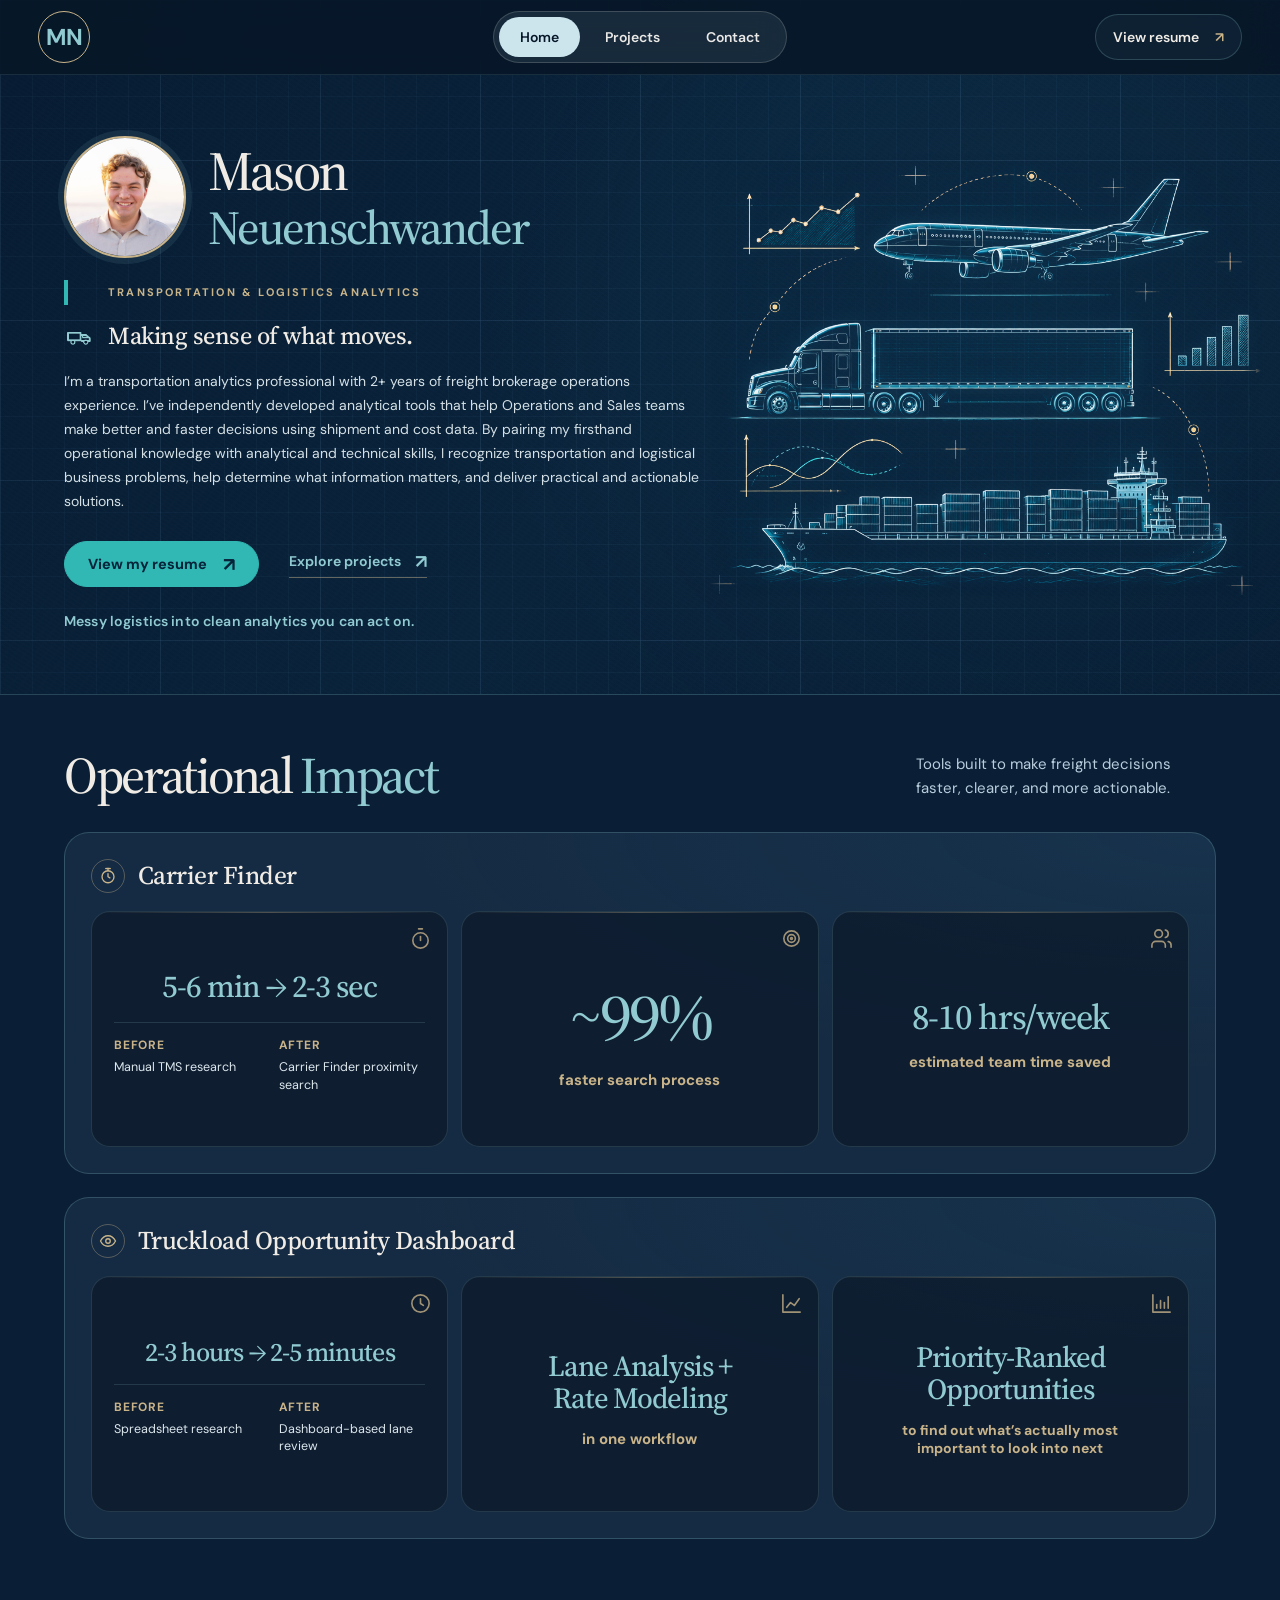
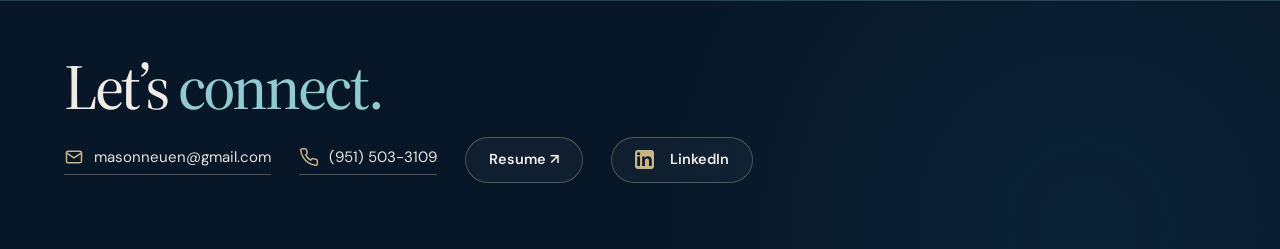
<file: index.html>
<!DOCTYPE html>

<html lang="en">
<head>
<meta charset="utf-8"/>
<meta content="width=device-width,initial-scale=1" name="viewport"/>
<title>Mason Neuenschwander | Transportation and Logistics Analytics</title>
<script>document.documentElement.classList.add('js')</script>
<meta content="Transportation and logistics analytics portfolio by Mason Neuenschwander, featuring Power BI work in carrier sourcing, margin analysis, and freight decision support." name="description"/><meta content="#071C32" name="theme-color"/><link href="https://masonneuen.com/" rel="canonical"/><link href="favicon.ico" rel="icon" sizes="any"/><link href="favicon-32.png" rel="icon" sizes="32x32" type="image/png"/><link href="apple-touch-icon.png" rel="apple-touch-icon" sizes="180x180"/><meta content="website" property="og:type"/><meta content="Mason Neuenschwander Portfolio" property="og:site_name"/><meta content="en_US" property="og:locale"/><meta content="Mason Neuenschwander | Transportation and Logistics Analytics" property="og:title"/><meta content="Transportation and logistics analytics portfolio by Mason Neuenschwander, featuring Power BI work in carrier sourcing, margin analysis, and freight decision support." property="og:description"/><meta content="https://masonneuen.com/" property="og:url"/><meta content="https://masonneuen.com/social-preview.png" property="og:image"/><meta content="1200" property="og:image:width"/><meta content="630" property="og:image:height"/><meta content="Mason Neuenschwander - Transportation and Logistics Analytics" property="og:image:alt"/><meta content="summary_large_image" name="twitter:card"/><meta content="Mason Neuenschwander | Transportation and Logistics Analytics" name="twitter:title"/><meta content="Transportation and logistics analytics portfolio by Mason Neuenschwander, featuring Power BI work in carrier sourcing, margin analysis, and freight decision support." name="twitter:description"/><meta content="https://masonneuen.com/social-preview.png" name="twitter:image"/><link href="https://fonts.googleapis.com" rel="preconnect"/>
<link crossorigin="" href="https://fonts.gstatic.com" rel="preconnect"/>
<link href="https://fonts.googleapis.com/css2?family=DM+Sans:wght@400;500;600;700&amp;family=Source+Serif+4:opsz,wght@8..60,400;8..60,500;8..60,600&amp;display=swap" rel="stylesheet"/>
<link href="styles.css" rel="stylesheet"/>
</head>
<body><a class="skip-link" href="#main-content">Skip to main content</a>
<header class="top">
<a aria-label="Mason Neuenschwander — Home" class="brand" href="index.html"><span aria-hidden="true" class="brand-monogram">MN</span><span class="brand-name">Mason <strong>Neuenschwander</strong></span></a>
<nav aria-label="Primary navigation" class="site-nav">
<a aria-current="page" href="index.html">Home</a>
<a href="projects.html">Projects</a>
<a href="#contact">Contact</a>
</nav>
<a class="header-resume" href="resume.pdf" rel="noopener" target="_blank">View resume <span aria-hidden="true">↗</span></a>
</header>
<main id="main-content">
<section class="hero" id="home-hero">
<div aria-hidden="true" class="hero-noise"></div>
<div class="hero-inner wrap">
<div class="hero-content">

<div class="name-with-photo"><img alt="Mason Neuenschwander" class="name-portrait" decoding="async" height="560" src="profile.png" width="560"/><h1>Mason <span>Neuenschwander</span></h1></div>
<p class="eyebrow"><span aria-hidden="true" class="eyebrow-mark"></span> TRANSPORTATION &amp; LOGISTICS ANALYTICS</p>
<p class="hero-tagline"><img alt="" class="tagline-icon" decoding="async" height="40" src="truck-icon-fallback.png" width="40"/><span>Making sense of what moves.</span></p>
<p class="hero-summary">I’m a transportation analytics professional with 2+ years of freight brokerage operations experience. I’ve independently developed analytical tools that help Operations and Sales teams make better and faster decisions using shipment and cost data. By pairing my firsthand operational knowledge with analytical and technical skills, I recognize transportation and logistical business problems, help determine what information matters, and deliver practical and actionable solutions.</p>
<div class="hero-actions">
<a class="btn primary" href="resume.pdf" rel="noopener" target="_blank">View my resume <span aria-hidden="true">↗</span></a>
<a class="text-link" href="projects.html">Explore projects <span aria-hidden="true">↗</span></a>
</div>
<p class="hero-signature-phrase">Messy logistics into clean analytics you can act on.</p>
</div>
<div aria-hidden="true" class="freight-visual">
<div class="blueprint-heading"><span>ENGINEERING STUDY / 001</span><span>FREIGHT BLUEPRINT</span></div>
<div class="blueprint-stage">
<span class="blueprint-target target-one"></span>
<span class="blueprint-target target-two"></span>
<img alt="" class="blueprint-truck" decoding="async" height="761" src="freight-modes-blueprint.webp" width="940"/>
</div>
<div class="blueprint-footer"><span>TRANSPORTATION / ANALYTICS</span><span class="blueprint-footer-rule"></span><span>DESIGN / 01</span></div>
</div>
</div>
</section>
<section class="wrap impact" id="impact">
<div class="section-head"><div><h2 class="section-title">Operational <span class="heading-accent">Impact</span></h2></div><p class="section-note">Tools built to make freight decisions faster, clearer, and more actionable.</p></div>
<div class="impact-group">
<div class="impact-heading">
<svg aria-hidden="true" class="lucide" viewbox="0 0 24 24"><circle cx="12" cy="13" r="8"></circle><path d="M12 9v4l2.5 1.5"></path><path d="M9 2h6"></path><path d="M12 5V2"></path></svg>
<h3>Carrier Finder</h3>
</div>
<div class="metrics">
<article class="metric-card metric-time-card"><svg aria-hidden="true" class="metric-icon lucide" viewbox="0 0 24 24"><path d="M10 2h4"></path><path d="M12 14v-4"></path><circle cx="12" cy="14" r="8"></circle></svg>
<div class="metric-value metric-time">5-6 min → 2-3 sec</div>
<div aria-label="Before and after process" class="before-after">
<div><strong>Before</strong><span>Manual TMS research</span></div>
<div><strong>After</strong><span>Carrier Finder proximity search</span></div>
</div>
</article>
<article class="metric-card metric-centered metric-99 metric-compact"><svg aria-hidden="true" class="metric-icon lucide" viewbox="0 0 24 24"><circle cx="12" cy="12" r="8"></circle><circle cx="12" cy="12" r="4"></circle><circle cx="12" cy="12" r="1"></circle></svg>
<div class="metric-value">~99%</div>
<div class="metric-label">faster search process</div>
</article>
<article class="metric-card metric-centered metric-compact"><svg aria-hidden="true" class="metric-icon lucide" viewbox="0 0 24 24"><path d="M16 21v-2a4 4 0 0 0-4-4H6a4 4 0 0 0-4 4v2"></path><circle cx="9" cy="7" r="4"></circle><path d="M22 21v-2a4 4 0 0 0-3-3.87"></path><path d="M16 3.13a4 4 0 0 1 0 7.75"></path></svg>
<div class="metric-value">8-10 hrs/week</div>
<div class="metric-label">estimated team time saved</div>
</article>
</div>
</div>
<div class="impact-group">
<div class="impact-heading">
<svg aria-hidden="true" class="lucide" viewbox="0 0 24 24"><path d="M2 12s3.5-7 10-7 10 7 10 7-3.5 7-10 7S2 12 2 12Z"></path><circle cx="12" cy="12" r="3"></circle></svg>
<h3>Truckload Opportunity Dashboard</h3>
</div>
<div class="metrics">
<article class="metric-card metric-time-card"><svg aria-hidden="true" class="metric-icon lucide" viewbox="0 0 24 24"><circle cx="12" cy="12" r="9"></circle><path d="M12 7v5l3 2"></path></svg>
<div class="metric-value metric-time metric-time-long">2-3 hours → 2-5 minutes</div>
<div aria-label="Before and after process" class="before-after">
<div><strong>Before</strong><span>Spreadsheet research</span></div>
<div><strong>After</strong><span>Dashboard-based lane review</span></div>
</div>
</article>
<article class="metric-card metric-centered metric-compact"><svg aria-hidden="true" class="metric-icon lucide" viewbox="0 0 24 24"><path d="M3 3v18h18"></path><path d="m7 16 4-5 4 3 5-7"></path></svg>
<div class="metric-value metric-text">Lane Analysis + Rate Modeling</div>
<div class="metric-label">in one workflow</div>
</article>
<article class="metric-card metric-centered priority-card metric-compact"><svg aria-hidden="true" class="metric-icon lucide" viewbox="0 0 24 24"><path d="M3 3v18h18"></path><path d="M7 17v-4"></path><path d="M11 17V9"></path><path d="M15 17v-6"></path><path d="M19 17V5"></path></svg>
<div class="metric-value metric-text">Priority-Ranked Opportunities</div>
<div class="metric-label">to find out what’s actually most important to look into next</div>
</article>
</div>
</div>
</section>
<section class="contact" id="contact">
<div class="wrap contact-inner">

<h2>Let’s <span class="heading-accent">connect.</span></h2>
<div class="contact-links">
<a class="contact-plain" href="mailto:masonneuen@gmail.com">
<svg aria-hidden="true" class="contact-icon lucide" viewbox="0 0 24 24"><rect height="14" rx="2" width="18" x="3" y="5"></rect><path d="m3 7 9 6 9-6"></path></svg>
          masonneuen@gmail.com
        </a>
<a class="contact-plain" href="tel:+19515033109">
<svg aria-hidden="true" class="contact-icon lucide" viewbox="0 0 24 24"><path d="M22 16.92v3a2 2 0 0 1-2.18 2 19.79 19.79 0 0 1-8.63-3.07 19.5 19.5 0 0 1-6-6A19.79 19.79 0 0 1 2.12 4.18 2 2 0 0 1 4.11 2h3a2 2 0 0 1 2 1.72c.12.9.33 1.78.62 2.63a2 2 0 0 1-.45 2.11L8 9.73a16 16 0 0 0 6 6l1.27-1.27a2 2 0 0 1 2.11-.45c.85.29 1.73.5 2.63.62A2 2 0 0 1 22 16.92Z"></path></svg>
          (951) 503-3109
        </a>
<a class="btn contact-resume" href="resume.pdf" rel="noopener" target="_blank">Resume ↗</a>
<a class="btn linkedin-btn" href="https://www.linkedin.com/in/mason-neuenschwander-764898257/" rel="noopener" target="_blank"><span aria-hidden="true" class="linkedin-mark">in</span> LinkedIn</a>
</div>
</div>
</section>
</main>
<script src="script.js"></script>
</body>
</html>
</file>
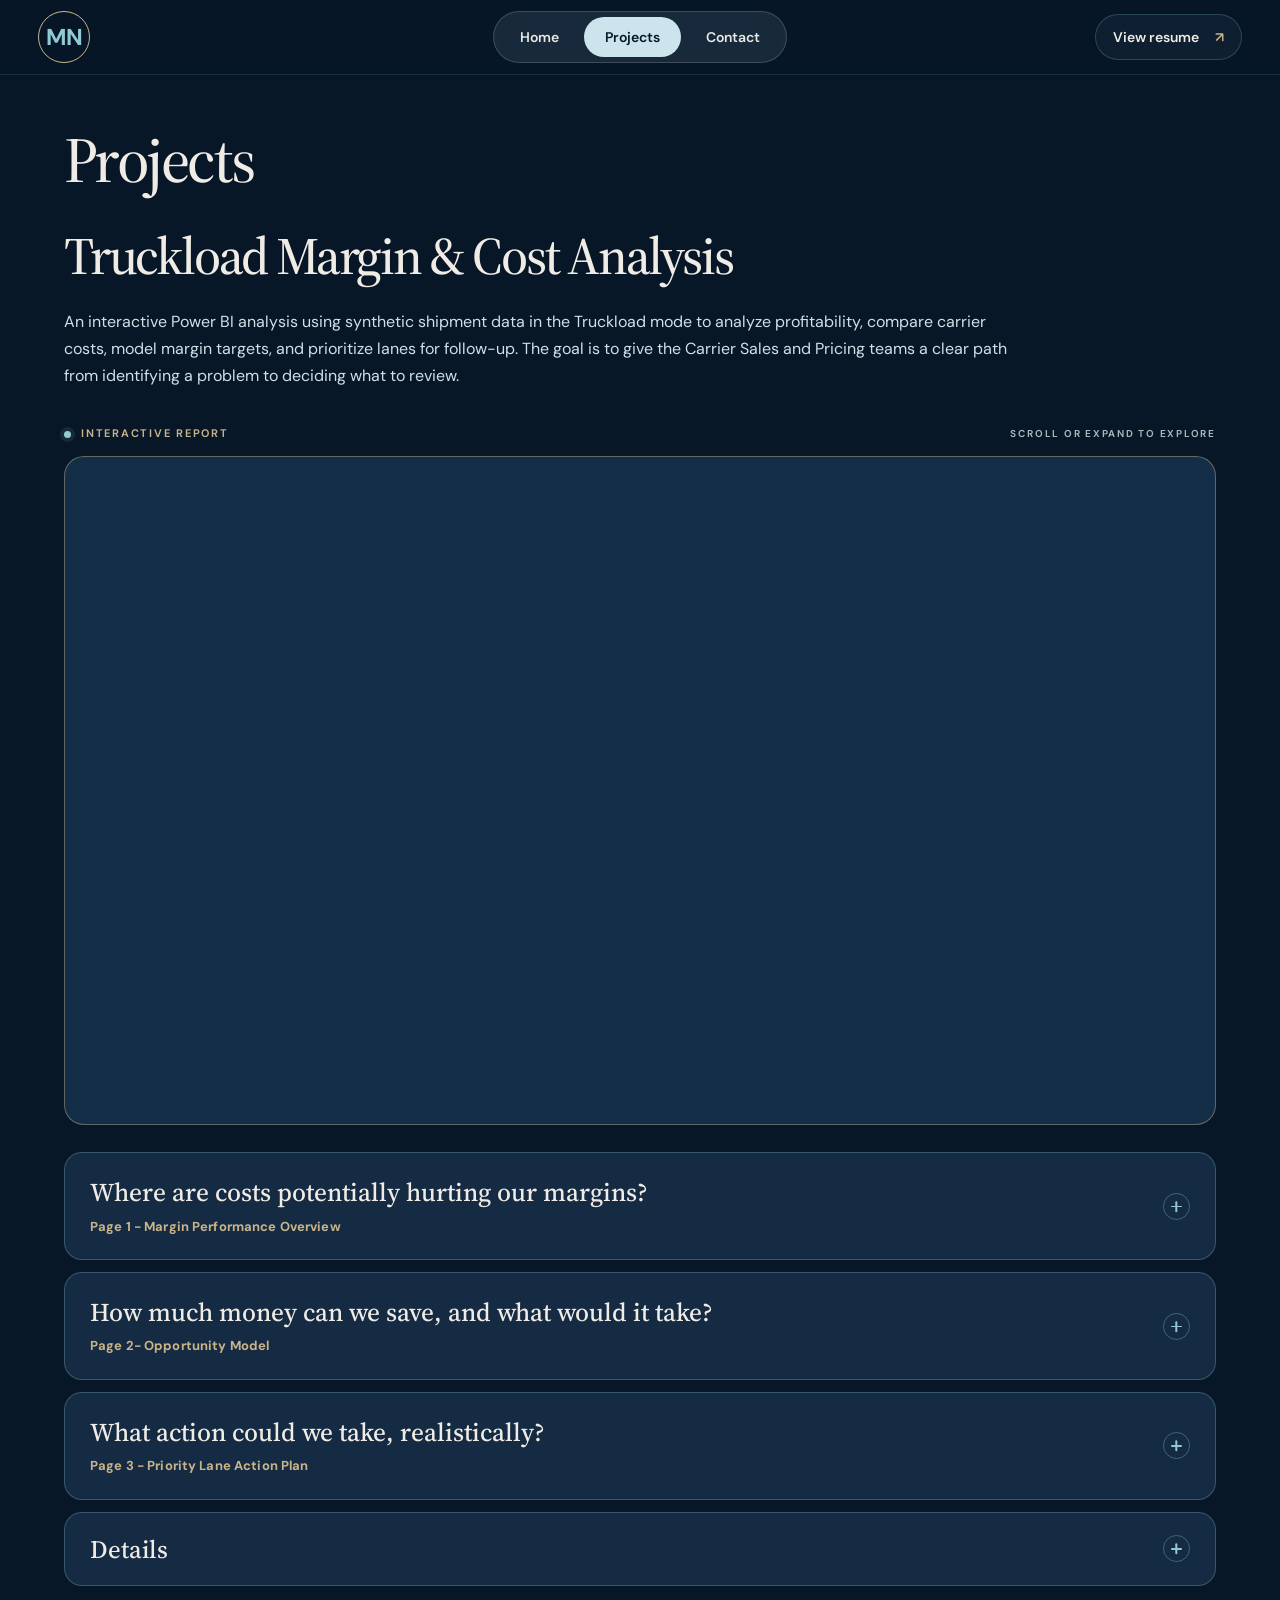
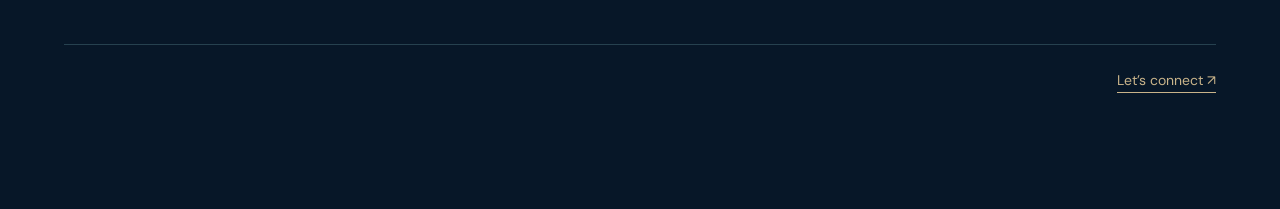
<file: projects.html>
<!DOCTYPE html>

<html lang="en">
<head>
<meta charset="utf-8"/>
<meta content="width=device-width,initial-scale=1" name="viewport"/>
<title>Projects | Mason Neuenschwander</title>
<meta content="Interactive transportation analytics projects by Mason Neuenschwander, including Power BI analysis for truckload margin, carrier costs, and lane prioritization." name="description"/><meta content="#071C32" name="theme-color"/><link href="https://masonneuen.com/projects.html" rel="canonical"/><link href="favicon.ico" rel="icon" sizes="any"/><link href="favicon-32.png" rel="icon" sizes="32x32" type="image/png"/><link href="apple-touch-icon.png" rel="apple-touch-icon" sizes="180x180"/><meta content="website" property="og:type"/><meta content="Mason Neuenschwander Portfolio" property="og:site_name"/><meta content="en_US" property="og:locale"/><meta content="Transportation Analytics Projects | Mason Neuenschwander" property="og:title"/><meta content="Interactive transportation analytics projects by Mason Neuenschwander, including Power BI analysis for truckload margin, carrier costs, and lane prioritization." property="og:description"/><meta content="https://masonneuen.com/projects.html" property="og:url"/><meta content="https://masonneuen.com/social-preview.png" property="og:image"/><meta content="1200" property="og:image:width"/><meta content="630" property="og:image:height"/><meta content="Mason Neuenschwander - Transportation and Logistics Analytics" property="og:image:alt"/><meta content="summary_large_image" name="twitter:card"/><meta content="Transportation Analytics Projects | Mason Neuenschwander" name="twitter:title"/><meta content="Interactive transportation analytics projects by Mason Neuenschwander, including Power BI analysis for truckload margin, carrier costs, and lane prioritization." name="twitter:description"/><meta content="https://masonneuen.com/social-preview.png" name="twitter:image"/><link href="https://fonts.googleapis.com" rel="preconnect"/>
<link crossorigin="" href="https://fonts.gstatic.com" rel="preconnect"/>
<link href="https://fonts.googleapis.com/css2?family=DM+Sans:wght@400;500;600;700&amp;family=Source+Serif+4:opsz,wght@8..60,400;8..60,500;8..60,600&amp;display=swap" rel="stylesheet"/>
<link href="styles.css" rel="stylesheet"/>
</head>
<body><a class="skip-link" href="#main-content">Skip to main content</a>
<header class="top">
<a aria-label="Mason Neuenschwander — Home" class="brand" href="index.html"><span aria-hidden="true" class="brand-monogram">MN</span><span class="brand-name">Mason <strong>Neuenschwander</strong></span></a>
<nav aria-label="Primary navigation" class="site-nav">
<a href="index.html">Home</a>
<a aria-current="page" href="projects.html">Projects</a>
<a href="index.html#contact">Contact</a>
</nav>
<a class="header-resume" href="resume.pdf" rel="noopener" target="_blank">View resume <span aria-hidden="true">↗</span></a>
</header>
<main class="wrap projectspage" id="main-content">
<h1 class="projects-page-title">Projects</h1><section id="truckload-report">
<h2>Truckload Margin &amp; Cost Analysis</h2>
<p class="lead">An interactive Power BI analysis using synthetic shipment data in the Truckload mode to analyze profitability, compare carrier costs, model margin targets, and prioritize lanes for follow-up. The goal is to give the Carrier Sales and Pricing teams a clear path from identifying a problem to deciding what to review.</p>
<div class="report-label"><span class="live-indicator"></span> INTERACTIVE REPORT <span>SCROLL OR EXPAND TO EXPLORE</span></div><div class="embed">
<iframe allowfullscreen="" loading="lazy" src="https://app.fabric.microsoft.com/view?r=eyJrIjoiNzM4ZDQ3ZGMtYzY0Ni00OTgzLTgyNTItOTg0MzAwYWRlNTQzIiwidCI6IjMzYmY2MTRkLTY3ZjQtNGE5YS05YmUzLTIxMzliZTQxNDIzYyJ9" title="Truckload Margin and Cost Analysis interactive Power BI report"></iframe>
</div>
<section aria-label="Truckload Margin and Cost Analysis case study" class="case-study"><div class="case-accordion"><details class="case-step"><summary><span class="step-heading"><span class="step-question">Where are costs potentially hurting our margins?</span><span class="step-subtitle">Page 1 - Margin Performance Overview</span></span><span aria-hidden="true" class="accordion-indicator"></span></summary><div class="step-answer"><p>Using weighted margin performance, teams get an overview on the weakest in the Truckload shipping mode.</p></div></details><details class="case-step"><summary><span class="step-heading"><span class="step-question">How much money can we save, and what would it take?</span><span class="step-subtitle">Page 2- Opportunity Model</span></span><span aria-hidden="true" class="accordion-indicator"></span></summary><div class="step-answer"><p>Model lanes by target margin, and see what opportunity could be recovered, and what cost would be required across the lane to get there.</p></div></details><details class="case-step"><summary><span class="step-heading"><span class="step-question">What action could we take, realistically?</span><span class="step-subtitle">Page 3 - Priority Lane Action Plan</span></span><span aria-hidden="true" class="accordion-indicator"></span></summary><div class="step-answer"><p>Ranks lanes by margin and opportunity. Low margin lanes and lanes with  opportunity are ranked first.</p><p>Opportunity is simply the extra cost spent above the median price on that lane. It’s called Median Benchmark Opportunity in the report, as it treats the median as the benchmark.</p><p>Teams could use the median cost on the lane and the lane’s shipment volume as leverage to get the more expensive carriers down to a reasonable rate. This approach to opportunity creates a conservative yet feasible achievement for pricing and sales teams.</p></div></details><details class="case-details-outer"><summary><span>Details</span><span aria-hidden="true" class="accordion-indicator"></span></summary><div class="case-details-inner"><details class="case-detail-item"><summary><span class="detail-label"><svg aria-hidden="true" class="detail-icon lucide" viewbox="0 0 24 24"><path d="M3 3v18h18"></path><path d="M7 17v-4"></path><path d="M11 17V9"></path><path d="M15 17v-6"></path><path d="M19 17V5"></path></svg><span>Priority Rankings</span></span><span aria-hidden="true" class="accordion-indicator"></span></summary><div class="detail-answer"><ul class="priority-list"><li><strong>High Priority: </strong>Underperforming lanes (below 11% margin) or low-margin lanes (below 15.5%) with significant opportunity ($900+).</li><li><strong>Medium Priority: </strong>Lanes with moderate margin pressure (below 18%) with meaningful opportunity and above-benchmark loads ($350+, 5+ loads), or lanes below 19% margin with substantial opportunity ($750+).</li><li><strong>Low Priority: </strong>Remaining lanes with opportunity.</li><li><strong>No Action: </strong>Lanes with no opportunity.</li></ul></div></details><details class="case-detail-item"><summary><span class="detail-label"><svg aria-hidden="true" class="detail-icon lucide" viewbox="0 0 24 24"><rect height="16" rx="2" width="18" x="3" y="4"></rect><path d="M7 16v-3M11 16v-6M15 16v-4M19 16v-8"></path></svg><span>Tools</span></span><span aria-hidden="true" class="accordion-indicator"></span></summary><div class="detail-answer"><p>Project was built in Power BI using DAX and Power Query, using entirely synthetic data to model transportation patterns to support the analysis.</p></div></details></div></details></div></section>
</section>
<div class="project-footer"><a href="index.html#contact">Let’s connect ↗</a></div>
</main>
<script src="script.js"></script>
</body>
</html>
</file>
<file: styles.css>
/* Mason Neuenschwander — Freight Blueprint Portfolio */
:root {
  --bg:#0a1f35; --night:#071728; --night-2:#122b45;
  --panel:#152b43; --panel-2:#1a3651; --panel-3:#254662;
  --ink:#f0ece5; --muted:#c7d5df; --subtle:#9bb9c9;
  --teal:#91cbd1; --teal-deep:#476d91;
  --gold:#c9b48a; --aqua:#32b8b4; --blueprint:#476d91;
  --line:rgba(145,203,209,.23); --line-cool:rgba(145,203,209,.17);
  --wrap:min(90vw,1270px);
  --serif:"Fraunces",Georgia,"Times New Roman",serif;
  --sans:"Bricolage Grotesque",ui-sans-serif,system-ui,-apple-system,"Segoe UI",sans-serif;
}
*{box-sizing:border-box}
html{scroll-behavior:smooth;background:var(--bg);scroll-padding-top:105px}
body{margin:0;min-width:320px;color:var(--ink);background:var(--bg);font-family:var(--sans);font-size:17px;line-height:1.6;-webkit-font-smoothing:antialiased}
a{color:inherit;text-decoration:none}
img{max-width:100%;height:auto;display:block}
.wrap{width:var(--wrap);margin-inline:auto}
button,a,summary{-webkit-tap-highlight-color:transparent}
::selection{background:var(--teal);color:var(--night)}
.skip-link{position:fixed;z-index:200;top:12px;left:12px;transform:translateY(-180%);background:var(--gold);color:var(--night);padding:10px 16px;border-radius:12px;font-weight:700;transition:transform .16s}
.skip-link:focus{transform:translateY(0)}
a:focus-visible,summary:focus-visible,iframe:focus-visible{outline:3px solid #f1bd84;outline-offset:5px;border-radius:7px}

/* Top navigation: floating light-glass pills */
.top{position:absolute;top:0;left:0;right:0;width:min(94vw,1400px);margin:auto;z-index:30;padding:25px 0;display:grid;grid-template-columns:minmax(230px,1fr) auto minmax(150px,1fr);align-items:center;gap:20px}
.brand{display:inline-flex;align-items:center;gap:13px;width:max-content;max-width:100%;font-size:16px;font-weight:500;letter-spacing:-.025em}
.brand strong{font-weight:700}
.brand-monogram{position:relative;display:inline-flex;justify-content:center;align-items:center;width:49px;height:49px;border:1px solid rgba(201,180,138,.75);border-radius:50%;color:var(--gold);font:500 16px var(--serif);letter-spacing:-.08em;flex:0 0 auto;line-height:1}
.brand-star{position:relative;top:-5px;font:12px var(--sans);letter-spacing:0;color:var(--aqua);margin:0 1px}
.brand-name{white-space:nowrap}
.site-nav{display:flex;gap:4px;align-items:center;padding:5px;background:rgba(176,221,231,.10);border:1px solid rgba(243,232,219,.18);border-radius:50px;backdrop-filter:blur(16px)}
.site-nav a{padding:9px 21px;color:#e9e8e6;border-radius:30px;font-size:14px;font-weight:600;transition:background .18s,color .18s}
.site-nav a:hover,.site-nav a[aria-current="page"]{background:#cce5ed;color:var(--night)}
.header-resume{justify-self:end;display:inline-flex;align-items:center;gap:16px;border:1px solid var(--line);border-radius:30px;padding:11px 17px;color:var(--ink);font-size:14px;font-weight:600;background:rgba(145,203,209,.055);transition:background .18s,transform .18s}
.header-resume span{color:var(--gold)}
.header-resume:hover{background:rgba(145,203,209,.15);transform:translateY(-1px)}

/* Refined freight-network hero. Procedural CSS/SVG only. */
.hero{position:relative;isolation:isolate;min-height:770px;overflow:hidden;background:radial-gradient(ellipse 50% 90% at 88% 41%,rgba(28,93,145,.26),transparent 76%),radial-gradient(ellipse 60% 60% at 35% 0%,rgba(22,60,98,.22),transparent 80%),linear-gradient(124deg,#07182d 3%,#0a2744 56%,#0a243c 100%);border-bottom:1px solid var(--line)}
.hero::before{content:"";position:absolute;inset:0;background-image:linear-gradient(rgba(145,203,209,.022) 1px,transparent 1px),linear-gradient(90deg,rgba(145,203,209,.022) 1px,transparent 1px);background-size:72px 72px;opacity:.5;pointer-events:none}
.hero-noise{position:absolute;inset:0;opacity:.12;pointer-events:none;background-image:repeating-linear-gradient(32deg,transparent 0 2px,rgba(241,232,220,.055) 3px,transparent 4px),repeating-linear-gradient(128deg,transparent 0 5px,rgba(17,27,44,.22) 6px,transparent 8px);mix-blend-mode:screen}
.hero-inner{position:relative;display:grid;grid-template-columns:minmax(0,1.06fr) minmax(0,.94fr);align-items:center;min-height:715px;padding-top:139px;padding-bottom:74px;z-index:1}
.hero-content{position:relative;z-index:5;padding-bottom:8px;max-width:625px}
.eyebrow{margin:0 0 24px;color:var(--gold);font-weight:700;font-size:11px;line-height:1.5;letter-spacing:.20em}
.eyebrow-mark{display:inline-block;color:var(--aqua);font-size:20px;vertical-align:middle;margin-right:10px;letter-spacing:0}
.hero h1{margin:0 0 23px;line-height:.98;letter-spacing:-.055em;font-family:var(--serif);font-size:clamp(54px,5.15vw,82px);font-weight:500}
.hero h1 span{display:block;margin-top:9px;font-weight:500;font-style:normal;color:var(--teal);font-size:.89em;letter-spacing:-.05em}
.hero-rule{width:min(100%,460px);display:flex;align-items:center;gap:16px;color:var(--gold);font-size:13px;margin-bottom:20px}
.hero-rule span:first-child{height:1px;flex:1;background:linear-gradient(90deg,var(--gold),rgba(201,180,138,.08))}
.hero-rule span:last-child{height:1px;flex:1;background:linear-gradient(90deg,rgba(201,180,138,.08),var(--gold))}
.hero-tagline{font:500 clamp(19px,2vw,28px)/1.26 var(--serif);letter-spacing:-.02em;color:#dce9e9;margin:0 0 18px;max-width:560px}
.hero-summary{color:#d4e0e5;max-width:605px;font-size:clamp(14px,1.07vw,16.5px);line-height:1.72;margin:0}
.hero-actions{display:flex;align-items:center;gap:30px;flex-wrap:wrap;margin-top:28px}
.btn{min-height:46px;border:1px solid rgba(201,180,138,.36);border-radius:50px;padding:11px 23px;display:inline-flex;align-items:center;justify-content:center;gap:16px;color:var(--ink);background:rgba(255,255,255,.035);font:600 14.5px/1.3 var(--sans);transition:transform .18s,background .18s,border-color .18s}
.btn:hover{transform:translateY(-1px);background:rgba(201,180,138,.14);border-color:var(--gold)}
.btn.primary{background:var(--aqua);color:#052339;border-color:var(--aqua);font-weight:700}
.btn.primary:hover{background:#5ad0cb;border-color:#5ad0cb}
.text-link{display:inline-flex;align-items:center;gap:14px;color:var(--teal);font-size:14px;font-weight:650;border-bottom:1px solid rgba(201,180,138,.48);padding-bottom:4px;transition:color .18s,transform .18s}
.text-link:hover{color:#cef4ef;transform:translateY(-1px)}
.text-link span,.btn span{font-size:19px;line-height:1}
.hero-signature{display:flex;align-items:center;gap:15px;margin-top:40px}
.portrait{width:53px;height:53px;object-fit:cover;border-radius:100%;border:2px solid var(--gold);box-shadow:0 0 0 5px rgba(201,180,138,.08)}
.hero-signature strong,.hero-signature span{display:block;font-size:12.5px;line-height:1.6}
.hero-signature strong{color:var(--ink);font-weight:700}
.hero-signature span{color:#b8d0df}
.hero-bottom-rule{position:relative;z-index:3;width:min(95vw,1430px);margin:0 auto;display:flex;justify-content:space-between;align-items:center;border-top:1px solid rgba(201,180,138,.20);padding:16px 2.5%;font-size:10px;letter-spacing:.19em;color:#b3ccda}
.rule-center{color:var(--teal)}

/* Refined freight blueprint — custom authored SVG technical illustration */

.freight-visual{position:absolute;right:-2.4%;top:153px;width:51%;height:495px;border:1px solid rgba(145,203,209,.26);border-radius:23px;overflow:hidden;background:linear-gradient(155deg,#122b45,#0d2137 68%,#12283d);box-shadow:0 30px 65px rgba(4,11,23,.28);pointer-events:none}
.blueprint-heading,.blueprint-footer{position:absolute;left:0;right:0;z-index:5;display:flex;align-items:center;justify-content:space-between;gap:12px;padding-inline:24px;letter-spacing:.15em;font-size:10px;font-weight:700;color:var(--gold)}
.blueprint-heading{top:0;height:55px;border-bottom:1px solid rgba(145,203,209,.19)}
.blueprint-heading span:last-child{color:var(--teal)}
.blueprint-footer{bottom:0;height:47px;border-top:1px solid rgba(145,203,209,.18);font-size:9px;letter-spacing:.13em}
.blueprint-footer-rule{height:1px;flex:1;background:linear-gradient(90deg,var(--blueprint),rgba(145,203,209,.45))}
.blueprint-stage{position:absolute;inset:55px 0 47px;overflow:hidden;background-image:linear-gradient(rgba(145,203,209,.055) 1px,transparent 1px),linear-gradient(90deg,rgba(145,203,209,.055) 1px,transparent 1px);background-size:34px 34px}
.blueprint-stage::before{content:"";position:absolute;inset:0;background:radial-gradient(ellipse at 55% 53%,rgba(70,109,145,.17),transparent 72%);pointer-events:none}
.blueprint-truck{position:absolute;inset:0;width:100%;height:100%;object-fit:contain;filter:drop-shadow(0 0 9px rgba(71,109,145,.17));animation:blueprintEnter 1.1s ease-out both}
.blueprint-target{position:absolute;width:19px;height:19px;border:1px solid rgba(145,203,209,.38);border-radius:50%;opacity:.67}
.blueprint-target::after,.blueprint-target::before{content:"";position:absolute;background:rgba(145,203,209,.56)}
.blueprint-target::after{width:27px;height:1px;left:-5px;top:8px}
.blueprint-target::before{height:27px;width:1px;top:-5px;left:8px}
.target-one{left:11%;top:17%}.target-two{right:10%;bottom:19%}
@keyframes blueprintEnter{from{opacity:0;transform:translateY(10px)}to{opacity:1;transform:translateY(0)}}

/* Section introductions */
.impact{padding:92px 0 95px}
.section-head{display:flex;align-items:end;justify-content:space-between;gap:30px;margin-bottom:38px}
.section-eyebrow{margin:0 0 13px;color:var(--aqua);font-size:11px;letter-spacing:.19em}
.section-title{margin:0;font:500 clamp(40px,4vw,62px)/1.12 var(--serif);letter-spacing:-.045em}
.section-title em,.contact h2 em,.projects-intro h1 em,.gateway-content h2 em,#truckload-report>h2 em{font-style:italic;font-weight:400;color:var(--teal)}
.section-note{max-width:300px;margin:0 0 5px;color:#b9cddd;font-size:15px;line-height:1.6}
.impact-group{padding:29px;border:1px solid var(--line);border-radius:25px;background:radial-gradient(ellipse at right top,rgba(37,103,148,.12),transparent 50%),var(--panel);position:relative;overflow:hidden}
.impact-group::before{content:none;position:absolute;right:23px;top:-5px;font-size:110px;font-weight:400;line-height:1;color:rgba(201,180,138,.035);pointer-events:none}
.impact-group + .impact-group{margin-top:23px}
.impact-heading{display:flex;align-items:center;gap:13px;margin-bottom:21px}
.impact-heading .lucide{width:34px;height:34px;padding:7px;flex:0 0 auto;border:1px solid rgba(201,180,138,.36);border-radius:50%;color:var(--gold)}
.impact-heading h3{margin:0;font:500 clamp(21px,2vw,28px)/1.2 var(--serif);letter-spacing:-.02em;color:var(--ink)}
.metrics{display:grid;grid-template-columns:repeat(3,minmax(0,1fr));gap:15px;align-items:stretch}
.metric-card{background:rgba(12,23,38,.64);border:1px solid var(--line-cool);border-radius:19px;min-width:0;min-height:208px;padding:24px;display:flex;flex-direction:column;position:relative;overflow:hidden}
.metric-card::before{content:"";position:absolute;top:0;left:0;right:0;height:1px;background:linear-gradient(90deg,transparent,rgba(201,180,138,.34),transparent)}
.metric-icon{position:absolute;right:19px;top:20px;width:27px;height:27px;color:var(--gold);opacity:.65;pointer-events:none}
.metric-value{font:500 clamp(31px,2.65vw,46px)/1.05 var(--serif);color:var(--teal);letter-spacing:-.045em;padding-right:19px;overflow-wrap:anywhere}
.metric-time{font-size:clamp(28px,2.4vw,41px)}
.metric-time-long{font-size:clamp(25px,2.16vw,37px)}
.metric-text{font-size:clamp(25px,2vw,33px);line-height:1.1}
.metric-99 .metric-value{font-size:clamp(54px,4.2vw,69px)}
.metric-label{font-size:14px;line-height:1.35;color:var(--gold);font-weight:700;margin-top:10px}
.metric-body,.metric-card>p{font-size:14px;line-height:1.55;margin:11px 0 0;color:#d2d5d4}
.before-after{display:grid;grid-template-columns:1fr 1fr;gap:13px;margin-top:auto;padding-top:24px}
.before-after>div{border-top:1px solid var(--line);padding-top:11px}
.before-after strong{display:block;font-size:11px;line-height:1.25;font-weight:700;text-transform:uppercase;letter-spacing:.13em;color:var(--gold);margin-bottom:6px}
.before-after span{display:block;font-size:13px;color:#d0e0e9;line-height:1.4}
.priority-card .metric-label{font-size:13px}
.js .metric-card.reveal-ready{opacity:0;transform:translateY(16px);transition:opacity .6s ease,transform .6s ease}
.js .metric-card.reveal-ready.is-visible{opacity:1;transform:translateY(0)}

/* Featured work teaser */
.work-gateway{margin-bottom:115px;border:1px solid rgba(201,180,138,.37);border-radius:28px;background:radial-gradient(ellipse at 75% 60%,rgba(37,103,148,.21),transparent 60%),#192c3e;position:relative;overflow:hidden}
.gateway-kicker{display:flex;justify-content:space-between;align-items:center;padding:20px 32px;border-bottom:1px solid var(--line);font-size:11px;letter-spacing:.16em;color:var(--gold)}
.gateway-kicker span:last-child{font-size:18px;color:var(--aqua)}
.gateway-content{display:grid;grid-template-columns:1.2fr .8fr;align-items:center;gap:20px;padding:40px 54px 48px}
.gateway-content>div:first-child{max-width:640px}
.gateway-label{font-size:11px;letter-spacing:.18em;color:var(--teal);font-weight:700}
.gateway-content h2{font:500 clamp(36px,3.6vw,57px)/1.14 var(--serif);margin:15px 0;letter-spacing:-.04em}
.gateway-content p:not(.gateway-label){max-width:520px;color:#d3e1e8;line-height:1.62;margin:0 0 23px;font-size:15.5px}
/* Selected-work data trail, replacing orbital decorations. */
.gateway-graphic{min-height:290px;position:relative;display:grid;place-items:center;background-image:linear-gradient(90deg,rgba(145,203,209,.035) 1px,transparent 1px),linear-gradient(rgba(145,203,209,.035) 1px,transparent 1px);background-size:30px 30px;border-radius:14px}
.gateway-graphic::before{content:"";position:absolute;left:7%;right:5%;top:49%;height:2px;background:linear-gradient(90deg,var(--aqua),var(--teal));transform:rotate(-17deg)}
.gateway-ring{width:77%;height:1px;background:rgba(145,203,209,.3);transform:rotate(22deg)}
.gateway-ring.inner{width:65%;height:1px;background:rgba(201,180,138,.25);transform:rotate(-43deg)}
.gateway-node{position:absolute;width:14px;height:14px;border-radius:4px;background:var(--aqua);border:2px solid var(--gold)}
.gateway-node.one{top:30%;left:18%}.gateway-node.two{bottom:26%;left:51%;background:var(--teal)}.gateway-node.three{top:30%;right:12%;background:var(--teal)}
.gateway-line{height:1px;position:absolute;width:60px;background:rgba(201,180,138,.35)}.gateway-line.first{transform:translate(-86px,15px) rotate(-17deg)}.gateway-line.second{transform:translate(80px,-12px) rotate(-17deg)}
.gateway-center{min-width:150px;height:78px;border:1px solid rgba(201,180,138,.45);border-radius:13px;background:#173a56;display:flex;flex-direction:column;justify-content:center;align-items:center;color:var(--gold);font:500 32px/1 var(--serif);z-index:2;box-shadow:0 13px 30px rgba(5,14,25,.28)}
.gateway-center small{font:600 8px var(--sans);letter-spacing:.1em;margin-top:8px;color:var(--teal)}

/* Contact: rich dark section */
.contact{position:relative;padding:90px 0 102px;border-top:1px solid var(--line);background:radial-gradient(circle at 85% 90%,rgba(37,103,148,.13),transparent 40%),var(--night)}
.contact::before{content:none;position:absolute;right:9%;top:1px;font-size:210px;line-height:1;color:rgba(201,180,138,.045);pointer-events:none}
.contact-inner{position:relative;z-index:1}
.contact h2{font:500 clamp(45px,5vw,76px)/1.1 var(--serif);letter-spacing:-.045em;margin:0 0 15px}
.contact-intro{max-width:610px;margin:0 0 33px;color:#cadbe4;font-size:16px}
.contact-links{display:flex;align-items:center;gap:14px 28px;flex-wrap:wrap}
.contact-plain{display:inline-flex;align-items:center;gap:10px;color:#e6e2dc;font-size:15px;border-bottom:1px solid rgba(201,180,138,.38);padding-bottom:5px}
.contact-plain:hover{color:var(--teal)}
.contact-icon{width:20px;height:20px;color:var(--gold)}
.linkedin-mark{display:inline-flex;align-items:center;justify-content:center;width:19px;height:19px;font:800 14px/1 var(--sans);border-radius:3px;background:var(--gold);color:var(--night)}
.lucide{fill:none;stroke:currentColor;stroke-width:1.8;stroke-linecap:round;stroke-linejoin:round}

/* Projects */
body:has(.projectspage){background:var(--night)}
body:has(.projectspage) .top,body:has(.not-found) .top{position:relative;background:#0b2138;padding-top:18px;padding-bottom:18px;width:100%;padding-inline:max(calc((100vw - 1400px)/2),3vw);border-bottom:1px solid var(--line)}
.projectspage{padding:82px 0 116px}
.projects-intro{padding-bottom:16px}
.projects-intro h1{font:500 clamp(54px,5.7vw,88px)/1.06 var(--serif);letter-spacing:-.052em;margin:0 0 14px}
.projects-intro>p:last-child{color:#c6d7df;font-size:17px;line-height:1.6;margin:0}
.project-index-layout{position:relative;display:grid;grid-template-columns:1.1fr .9fr;align-items:center;gap:30px;min-height:260px;margin:20px 0 63px;padding:36px;border:1px solid var(--line);border-radius:25px;background:radial-gradient(ellipse at 85% 50%,rgba(37,103,148,.24),transparent 52%),var(--panel);overflow:hidden}
.project-index{align-self:center;z-index:2}
.project-index::before{content:"IN THIS PORTFOLIO";display:block;color:var(--gold);font-size:11px;letter-spacing:.18em;font-weight:700;margin-bottom:21px}
.project-index a{display:flex;justify-content:space-between;align-items:center;gap:15px;width:100%;max-width:555px;border-bottom:1px solid rgba(201,180,138,.50);padding-bottom:17px;color:var(--ink);font:500 clamp(23px,2.4vw,34px)/1.3 var(--serif);letter-spacing:-.025em}
.project-index a:hover{color:var(--teal)}
.project-index a span{color:var(--aqua);font:500 25px var(--sans)}
.project-index-art{min-height:215px;display:flex;justify-content:center;align-items:center}
/* Project index: freight-lane diagram instead of concentric circles. */
.project-route-circle{width:280px;height:185px;border:1px solid rgba(201,180,138,.28);border-radius:18px;position:relative;display:grid;place-items:center;overflow:hidden;background-image:linear-gradient(90deg,rgba(145,203,209,.06) 1px,transparent 1px),linear-gradient(rgba(145,203,209,.06) 1px,transparent 1px);background-size:27px 27px}
.project-route-circle::before{content:"";position:absolute;width:240px;height:2px;background:linear-gradient(90deg,var(--aqua),var(--teal));transform:rotate(-28deg)}
.project-route-circle::after{content:"";position:absolute;top:19px;right:18px;width:34px;height:24px;border-top:1px solid rgba(201,180,138,.35);border-right:1px solid rgba(201,180,138,.35)}
.project-route-circle i{position:absolute;height:1px;width:75%;background:rgba(201,180,138,.24);transform:rotate(18deg)}
.project-route-circle i:nth-child(2){transform:rotate(-48deg)}
.project-route-circle i:nth-child(3){transform:rotate(73deg)}
.project-route-circle strong{font:600 11px var(--sans);letter-spacing:.10em;color:var(--gold);background:#193a57;border:1px solid rgba(201,180,138,.55);padding:12px 16px;border-radius:9px;z-index:2;white-space:nowrap}
.project-route-circle strong span{color:var(--aqua)}
.r-dots{position:absolute;z-index:2;width:11px;height:11px;border-radius:3px;border:2px solid var(--gold);background:var(--aqua)}.r-dots.dot-a{left:7%;top:70%}.r-dots.dot-b{top:17%;left:54%;background:var(--teal)}.r-dots.dot-c{bottom:12%;right:11%;background:var(--teal)}
#truckload-report{scroll-margin-top:30px}
#truckload-report>h2{font:500 clamp(39px,4.1vw,62px)/1.11 var(--serif);letter-spacing:-.042em;margin:0 0 22px;max-width:1000px}
.lead{max-width:960px;margin:0 0 36px;color:#d0e0e9;font-size:16px;line-height:1.7}
.report-label{display:flex;align-items:center;gap:10px;font-size:11px;letter-spacing:.16em;font-weight:650;color:var(--gold);margin:0 0 13px}
.report-label>span:last-child{margin-left:auto;color:#a7b9bb;font-size:10px}
.live-indicator{height:7px;width:7px;border-radius:50%;background:var(--teal);box-shadow:0 0 0 4px rgba(145,203,209,.1)}
.embed{width:100%;aspect-ratio:16/9.3;min-height:300px;border:1px solid rgba(201,180,138,.43);background:#142e47;border-radius:20px;overflow:hidden;margin:0 0 27px}
.embed iframe{display:block;width:100%;height:100%;border:0}
.case{background:var(--panel);border:1px solid rgba(201,180,138,.30);border-radius:23px;overflow:hidden}
.case>summary{cursor:pointer;display:flex;align-items:center;justify-content:space-between;gap:16px;list-style:none;padding:23px 29px;font-size:13px;letter-spacing:.12em;color:var(--gold);font-weight:750}
.case>summary::-webkit-details-marker,.description summary::-webkit-details-marker,.priority-level summary::-webkit-details-marker{display:none}
.case>summary:hover{background:rgba(201,180,138,.05)}
.case>summary .expand{color:var(--teal);font-size:13px;letter-spacing:0;white-space:nowrap}
.case[open]>summary{border-bottom:1px solid var(--line)}
.case-content{padding:33px 35px 40px}
.case-question{font:500 clamp(26px,3vw,44px)/1.22 var(--serif);letter-spacing:-.03em;max-width:950px;margin:0 0 27px}
.description{border-top:1px solid var(--line)}.description:last-of-type{border-bottom:1px solid var(--line)}
.description summary{list-style:none;display:flex;align-items:center;justify-content:space-between;gap:18px;cursor:pointer;padding:21px 0;font-size:clamp(17px,1.5vw,20px);font-weight:650;line-height:1.4}
.description summary:hover{color:var(--teal)}
.description summary span{color:var(--gold);font-weight:600;font-size:12px;white-space:nowrap}
.description p{font-size:15.5px;line-height:1.68;color:#d7d8d5;margin:0 0 25px;max-width:990px}
.method-grid{display:grid;grid-template-columns:repeat(2,minmax(0,1fr));gap:18px;margin-top:34px;align-items:stretch}
.method{border-radius:19px;padding:25px;background:rgba(9,22,35,.50);border:1px solid var(--line-cool);min-width:0}
.method h3{display:flex;align-items:center;gap:13px;color:var(--gold);font:500 clamp(19px,1.6vw,24px)/1.3 var(--serif);margin:0 0 19px}
.method-icon{width:42px;height:42px;border:1px solid var(--line);border-radius:50%;display:inline-flex;align-items:center;justify-content:center;color:var(--teal);flex:0 0 auto}
.method-icon svg{width:21px;height:21px}
.method>p{color:#d7d8d6;line-height:1.62;font-size:15px;margin:0}
.method>.priority-subtitle{margin:0 0 14px;color:#c7cccb}
.priority-accordion{border-top:1px solid var(--line)}
.priority-level{border-bottom:1px solid var(--line)}
.priority-level summary{display:flex;align-items:center;justify-content:space-between;gap:12px;list-style:none;cursor:pointer;padding:13px 0;font-size:14px;font-weight:650}
.priority-level summary:hover{color:var(--teal)}
.chevron{color:var(--gold);font-size:21px;line-height:1;transition:transform .18s ease}
.priority-level[open] .chevron{transform:rotate(180deg)}
.priority-level p{font-size:14px;line-height:1.62;color:#d6d8d6;margin:0 0 14px}
.supporting-notes{display:grid;grid-template-columns:repeat(2,minmax(0,1fr));gap:26px;margin-top:30px;padding-top:30px;border-top:1px solid var(--line)}
.support-note h3{display:flex;align-items:center;gap:10px;font:500 20px var(--serif);color:var(--gold);margin:0 0 12px}
.note-icon{display:inline-flex;align-items:center;justify-content:center;width:27px;height:27px;color:var(--teal)}
.note-icon svg{width:23px;height:23px}
.support-note p{color:#d1d5d3;margin:0;line-height:1.64;font-size:14.5px}
.project-footer{display:flex;justify-content:space-between;gap:20px;align-items:center;border-top:1px solid var(--line);padding-top:24px;margin-top:58px;color:var(--gold);font-size:11px;letter-spacing:.13em}
.project-footer a{font-size:14px;letter-spacing:normal;border-bottom:1px solid var(--gold)}

/* 404 */
.not-found{min-height:65vh;display:flex;flex-direction:column;justify-content:center;align-items:flex-start;padding-top:110px;padding-bottom:130px}
.not-found .error-code{color:var(--aqua);font-size:12px;letter-spacing:.2em;font-weight:700;margin:0 0 13px}
.not-found h1{font:500 clamp(50px,5vw,77px) var(--serif);letter-spacing:-.05em;margin:0 0 10px}
.not-found>p:not(.error-code){max-width:580px;color:#ccd0cf}
.error-actions{display:flex;gap:12px;margin-top:15px}

/* Responsive */
@media (min-width:1550px){.hero-inner{min-height:755px}.freight-visual{right:0;top:170px}.hero{min-height:810px}}
@media (max-width:1240px){
  :root{--wrap:min(92vw,1160px)}
  .top{grid-template-columns:minmax(230px,1fr) auto minmax(118px,1fr);gap:12px}
  .brand-name{font-size:14px}
  .hero-inner{grid-template-columns:1.08fr .92fr}
  .freight-visual{right:-5%;width:54%;top:171px}
  .hero h1{font-size:clamp(48px,5.25vw,71px)}
  .hero-summary{font-size:14.5px;max-width:560px}
  .metric-card{padding:20px}
}
@media (max-width:990px){
  .top{grid-template-columns:auto 1fr auto;width:94vw;padding-block:16px}
  .brand-name{display:none}
  .header-resume{font-size:13px;padding:9px 14px}
  .hero-inner{grid-template-columns:1fr;align-items:start;padding-top:155px;padding-bottom:66px;min-height:790px}
  .hero-content{max-width:610px}
  .hero-summary{max-width:525px}
  .freight-visual{right:-20%;top:182px;width:61%;height:465px;opacity:.39}
  .hero h1{font-size:clamp(59px,7vw,76px)}
  .hero-content::before{content:"";position:absolute;inset:-12px -10px;z-index:-1;background:linear-gradient(90deg,rgba(13,24,40,.88) 64%,transparent)}
  .section-head{align-items:start}
  .metrics{grid-template-columns:repeat(2,minmax(0,1fr))}
  .metrics .metric-card:nth-child(3){grid-column:1/-1}
  .method-grid{grid-template-columns:1fr}
}
@media (max-width:700px){
  :root{--wrap:calc(100% - 34px)}
  .top{grid-template-columns:auto 1fr;gap:13px;padding-top:14px}
  .brand-monogram{width:43px;height:43px}
  .site-nav{justify-self:end;padding:4px}
  .site-nav a{font-size:12px;padding:9px 13px}
  .header-resume{grid-column:1/-1;justify-self:end;padding:6px 12px;min-height:34px;font-size:11px}
  .hero{min-height:0}
  .hero-inner{min-height:0;padding-top:180px;padding-bottom:80px}
  .hero h1{font-size:clamp(39px,8.6vw,59px);max-width:100%}
  .hero h1 span{font-size:.94em}
  .eyebrow{font-size:9px;letter-spacing:.14em;margin-bottom:18px}
  .hero-rule{margin-bottom:16px}
  .hero-summary{font-size:14.5px;line-height:1.68}
  .freight-visual{right:-25%;top:225px;width:85%;height:330px;opacity:.18}
  .hero-content::before{background:linear-gradient(90deg,rgba(7,24,45,.96),rgba(7,24,45,.78));inset:-14px}
  .hero-actions{gap:17px;margin-top:24px}
  .hero-signature{margin-top:30px}
  .hero-bottom-rule{padding-inline:2%;font-size:8px}.rule-center{display:none}
  .impact{padding:62px 0 68px}
  .section-head{display:block;margin-bottom:26px}.section-note{max-width:500px;margin-top:14px}
  .section-title{font-size:42px}
  .impact-group{padding:19px;border-radius:20px}
  .metrics{grid-template-columns:1fr}
  .metrics .metric-card:nth-child(3){grid-column:auto}
  .metric-card{min-height:175px;padding:22px}
  .metric-value{font-size:42px}.metric-time{font-size:34px}.metric-time-long{font-size:30px}.metric-text{font-size:30px}
  .before-after{padding-top:15px}
  .work-gateway{margin-bottom:70px}
  .gateway-content{grid-template-columns:1fr;padding:28px 24px 33px}
  .gateway-graphic{display:none}
  .gateway-kicker{padding:17px 24px}
  .contact{padding:65px 0 78px}
  .contact h2{font-size:53px}
  .projectspage{padding:58px 0 80px}
  .projects-intro h1{font-size:58px}
  .project-index-layout{grid-template-columns:1fr;min-height:160px;padding:27px;margin-bottom:43px}
  .project-index-art{display:none}
  #truckload-report>h2{font-size:41px}
  .embed{aspect-ratio:1.1;min-height:340px}
  .report-label>span:last-child{display:none}
  .case>summary{padding:20px;font-size:11px;letter-spacing:.06em}
  .case-content{padding:25px 20px}
  .case-question{font-size:30px}
  .method-grid,.supporting-notes{grid-template-columns:1fr}
  .project-footer{flex-direction:column;align-items:flex-start}
}
@media (max-width:420px){
  :root{--wrap:calc(100% - 26px)}
  .top{width:calc(100% - 24px)}
  .site-nav a{padding-inline:9px;font-size:11px}
  .hero h1{font-size:clamp(36px,9vw,43px)}
  .hero h1 span{letter-spacing:-.065em}
  .hero-actions{align-items:flex-start;flex-direction:column}
  .hero-signature span{font-size:11px}
  .hero-bottom-rule span:last-child{font-size:7px}
  .impact-heading h3{font-size:20px}
  .metric-time-long{font-size:28px}
  .before-after{grid-template-columns:1fr}
  .contact-links{align-items:flex-start;flex-direction:column;gap:17px}
  .projects-intro h1{font-size:50px}
  #truckload-report>h2{font-size:37px}
  .description summary{align-items:start}.description summary span{padding-top:3px}
  .method{padding:20px}
}
@media (prefers-reduced-motion:reduce){
  html{scroll-behavior:auto}
  *,*::before,*::after{animation:none!important;transition:none!important;translate:none!important}
  .js .metric-card.reveal-ready{opacity:1!important;transform:none!important}
}

@media (prefers-reduced-motion:reduce){.blueprint-truck{animation:none}}

@media (max-width:600px){.hero-tagline{font-size:21px;margin-bottom:14px}}

/* === Portfolio refinement, November 2026. Purposeful, non-italic editorial typography === */
:root{
  --serif:"Source Serif 4", Georgia, "Times New Roman", serif;
  --sans:"DM Sans", ui-sans-serif, system-ui, -apple-system, sans-serif;
}
*,*::before,*::after{font-style:normal!important}
.heading-accent{color:var(--teal);font-weight:500}
.clean-amp{font:500 .86em var(--sans);color:inherit;vertical-align:.045em;letter-spacing:-.02em}
/* Replace the circular logo ornament with an understated two-letter mark. */
.brand-monogram{border:0;border-radius:0;background:none;box-shadow:none;width:auto;height:auto;font:750 23px/1 var(--sans);letter-spacing:-.065em;color:var(--teal);padding:0 2px}
.brand-star{display:none}
.brand-name{font-family:var(--sans);font-size:13px;font-weight:600;letter-spacing:.01em}
.site-credits{padding:20px 5vw 25px;background:#071728;border-top:1px solid var(--line);text-align:center;font:500 11px/1.6 var(--sans);color:#adc4d1}
.site-credits a{text-decoration:underline;text-underline-offset:3px;text-decoration-color:rgba(145,203,209,.4)}
.site-credits a:hover{color:#fff}
/* Hero stays portfolio-focused, not service-offer-oriented. */
.eyebrow-mark{width:4px;height:25px;background:var(--aqua);vertical-align:middle;transform:translateY(-1px);margin-right:12px}
.hero-content{max-width:670px}
.hero h1{font-size:clamp(46px,4.35vw,70px);line-height:1.03;letter-spacing:-.044em;margin:0}
.hero h1 span{margin-top:3px;font-size:.88em;color:var(--teal);letter-spacing:-.046em}
.name-with-photo{display:flex;align-items:center;gap:22px;margin:0 0 28px;max-width:100%}
.name-portrait{width:78px;height:78px;flex:0 0 78px;border-radius:50%;object-fit:cover;border:2px solid var(--gold);box-shadow:0 0 0 5px rgba(145,203,209,.10);order:2}
.hero-tagline{display:flex;align-items:center;gap:14px;margin:0 0 17px;color:#f0ece5;font:500 clamp(21px,1.9vw,29px)/1.3 var(--serif)}
.tagline-icon{width:30px;height:30px;flex:0 0 30px;object-fit:contain}
.hero-signature-phrase{margin:26px 0 0;color:#91cbd1;font:600 clamp(13px,1.1vw,16px)/1.5 var(--sans);letter-spacing:.01em}
.hero-inner{min-height:700px;padding-bottom:75px}
.freight-visual{border:0;border-radius:0;box-shadow:none;background:none;overflow:visible;top:168px;right:-2%;width:53%;height:445px}
.blueprint-heading,.blueprint-footer,.blueprint-target{display:none!important}
.blueprint-stage{inset:0;background:none;overflow:visible}
.blueprint-stage::before{display:none}
.blueprint-truck{filter:drop-shadow(0 0 10px rgba(71,109,145,.10));object-fit:contain}
/* Avoid Safari's emoji substitution for decorative asterisks, including CSS-generated ones. */
.impact-group::before,.contact::before,.gateway-kicker span:last-child{content:none!important;display:none!important}
/* KPI value and explanation are one centered visual unit. No icon overlaps. */
.impact-group{padding:26px}
.impact-heading{margin-bottom:18px}
.metrics{gap:13px}
.metric-card{min-height:188px;justify-content:center;align-items:center;text-align:center;padding:24px 16px;gap:0}
.metric-card .metric-icon{display:none}
.metric-card .metric-value{padding:0!important;overflow-wrap:normal;word-break:normal;line-height:1.11;letter-spacing:-.03em;text-wrap:balance}
.metric-value{font-size:clamp(25px,2.3vw,35px)}
.metric-card .metric-time{font-size:clamp(23px,2.05vw,33px)}
.metric-card .metric-time-long{font-size:clamp(21px,1.85vw,28px)}
.metric-card .metric-text{font-size:clamp(23px,2vw,29px);line-height:1.15}
.metric-99 .metric-value{font-size:clamp(52px,4.3vw,67px)}
.metric-card .metric-label{margin-top:9px;font-size:14px;line-height:1.35;letter-spacing:0;max-width:29ch;text-wrap:balance}
.metric-card .metric-body{display:none}
.before-after{margin-top:18px;padding-top:0;width:100%;gap:10px;text-align:left}
.before-after>div{padding-top:9px}
.before-after strong{margin-bottom:5px;letter-spacing:.08em}
.priority-card .metric-label{font-size:13px}
/* Small, consistently spaced case-study panels. */
.case-new{padding:12px clamp(20px,3.5vw,43px) 36px}
.case-page{padding:29px 0 31px;border-bottom:1px solid var(--line)}
.case-page:last-of-type{border-bottom:0}
.case-page-numeral{margin:0 0 10px;color:var(--aqua);font:700 10px/1.4 var(--sans);letter-spacing:.17em}
.case-page-question{margin:0 0 11px;font:500 clamp(23px,2.55vw,34px)/1.24 var(--serif);color:var(--ink);letter-spacing:-.025em}
.case-page-label{margin:0 0 13px;color:var(--gold);font:700 14px/1.35 var(--sans)}
.case-page-body{margin:0 0 12px;color:#d5e2e9;font:400 15.5px/1.7 var(--sans);max-width:920px}
.case-page-body:last-child{margin-bottom:0}
.case-new-details{padding-top:22px}
.case-new-details>h3{margin:0 0 19px;font:500 28px/1.2 var(--serif);color:var(--ink)}
.case-details-group{padding:18px 20px;border:1px solid var(--line);border-radius:15px;background:rgba(7,24,41,.46);margin-bottom:13px}
.case-details-group h4{margin:0 0 11px;color:var(--teal);font:700 15px/1.4 var(--sans)}
.case-details-group p,.case-details-group li{font:400 14px/1.68 var(--sans);color:#d5e2e9}
.case-details-group p{margin:0}
.priority-list{margin:0;padding:0;list-style:none;display:grid;gap:10px}
.priority-list li{padding-left:0}
.priority-list strong{color:var(--gold);font-weight:700}
.project-footer>span:empty{display:none}
/* Mobile: make all editorial content and the full truck illustration visible and independent. */
@media(max-width:1100px){
  .freight-visual{right:-4%;width:53%;opacity:.62}
  .hero-content{max-width:590px}
  .hero-content::before{background:linear-gradient(90deg,rgba(7,24,45,.5) 55%,transparent)}
  .name-portrait{width:70px;height:70px;flex-basis:70px}
}
@media(max-width:990px){
  .hero-inner{min-height:0;display:flex;flex-direction:column;align-items:stretch;padding-top:118px;padding-bottom:48px}
  .hero-content{max-width:680px}
  .hero-content::before{display:none}
  .freight-visual{position:relative;inset:auto;width:min(100%,720px);height:auto;aspect-ratio:1160/610;margin:25px auto 0;opacity:1}
  .blueprint-stage{inset:0}
  .hero h1{font-size:clamp(47px,7vw,69px)}
  .hero-summary{max-width:720px;font-size:15.5px}
  .impact-group{padding:22px}
}
@media(max-width:700px){
  :root{--wrap:calc(100% - 36px)}
  .top{display:grid;grid-template-columns:1fr auto;row-gap:10px;padding-top:15px;gap:9px}
  .brand-monogram{font-size:23px;width:auto;height:auto}
  .site-nav{grid-column:2;grid-row:1;gap:0;padding:4px}
  .site-nav a{padding:8px 11px;font-size:12px}
  .header-resume{grid-column:1/-1;grid-row:2;justify-self:end;padding:7px 14px;min-height:31px}
  .hero-inner{padding-top:129px;padding-bottom:39px}
  .hero h1{font-size:clamp(34px,7.45vw,48px);letter-spacing:-.035em}
  .hero h1 span{font-size:.88em;letter-spacing:-.035em}
  .name-with-photo{gap:12px;margin-bottom:19px}
  .name-portrait{width:60px;height:60px;flex-basis:60px}
  .eyebrow{font-size:10px;letter-spacing:.105em;margin-bottom:17px}
  .eyebrow-mark{height:18px;margin-right:8px}
  .hero-tagline{font-size:clamp(20px,5.25vw,26px);gap:9px;margin-bottom:13px}
  .tagline-icon{width:27px;height:27px;flex-basis:27px}
  .hero-summary{font-size:15px;line-height:1.67}
  .hero-actions{margin-top:23px;gap:14px}
  .hero-signature-phrase{margin-top:24px;font-size:13px}
  .freight-visual{margin-top:22px;width:100%;aspect-ratio:1160/610;min-height:0;height:auto}
  .hero{min-height:0}
  .impact{padding:54px 0 60px}
  .section-title{font-size:clamp(35px,8vw,45px)}
  .section-note{font-size:14px}
  .impact-heading h3{font-size:clamp(20px,5.2vw,25px)}
  .metric-card{min-height:155px;padding:22px 20px}
  .metric-card .metric-value{font-size:clamp(28px,7.5vw,39px)}
  .metric-card .metric-time{font-size:clamp(25px,6.4vw,36px)}
  .metric-card .metric-time-long{font-size:clamp(23px,6vw,33px)}
  .metric-card .metric-text{font-size:clamp(25px,6.2vw,34px)}
  .metric-99 .metric-value{font-size:58px}
  .metric-card .metric-label{font-size:14px;margin-top:8px}
  .before-after{margin-top:16px;grid-template-columns:1fr 1fr;gap:11px}
  .before-after>div{padding-top:9px}
  .before-after span{font-size:12px}
  .contact{padding:57px 0 65px}
  .contact h2{font-size:clamp(40px,11vw,52px)}
  .projectspage{padding:47px 0 75px}
  .projects-intro h1{font-size:clamp(45px,9.8vw,59px)}
  .project-index-layout{padding:24px;border-radius:20px}
  #truckload-report>h2{font-size:clamp(34px,8vw,42px);max-width:100%}
  .case-new{padding:8px 19px 24px}
  .case-page{padding-block:24px}
  .case-page-question{font-size:25px}
  .case-details-group{padding:16px}
  .report-label{font-size:9px;letter-spacing:.11em}
  .embed{min-height:310px;aspect-ratio:1.12}
}
@media(max-width:420px){
  :root{--wrap:calc(100% - 28px)}
  .top{width:calc(100% - 22px)}
  .site-nav a{font-size:11px;padding:7px 8px}
  .hero h1{font-size:clamp(29px,7.4vw,35px)}
  .hero h1 span{font-size:.92em}
  .name-portrait{width:52px;height:52px;flex-basis:52px}
  .name-with-photo{gap:8px}
  .hero-inner{padding-top:128px}
  .hero-tagline{font-size:19px}
  .hero-actions{align-items:flex-start;flex-direction:column}
  .metric-card .metric-time-long{font-size:25px}
  .metric-card .metric-text{font-size:26px}
  .metric-card .metric-time{font-size:26px}
  .before-after{grid-template-columns:1fr 1fr}
  .contact-links{gap:18px}
  .contact-plain{font-size:14px}
  .projects-intro h1{font-size:46px}
  #truckload-report>h2{font-size:34px}
}
/* Avoid blank KPI cards in capture tools, Safari scroll restoration and reduced-motion contexts. */
.js .metric-card.reveal-ready,.js .metric-card.reveal-ready.is-visible{opacity:1!important;transform:none!important;transition:none!important}
/* Only the requested MN mark appears in the global header. */
.brand-name{display:none!important}


/* Final revision tweaks: remove projects hero/index and use AI truck asset per user reference */
.projectspage{padding-top:58px}
.project-footer{justify-content:flex-end}
.freight-visual{top:152px;right:-1.5%;width:54%;height:470px}
.blueprint-truck{filter:drop-shadow(0 0 18px rgba(145,203,209,.12)) drop-shadow(0 0 42px rgba(40,122,170,.12));object-fit:contain}
@media (max-width:1240px){.freight-visual{right:-3%;width:56%;height:450px}}
@media (max-width:990px){.projectspage{padding-top:34px}.freight-visual{right:-14%;top:198px;width:69%;height:420px;opacity:.56}}
@media (max-width:720px){.projectspage{padding-top:28px}.freight-visual{right:-20%;top:212px;width:76%;height:360px;opacity:.46}}


/* Precision revisions: profile left of name, source-authentic truck image, KPI icons and nested project details. */
.name-with-photo{display:flex;align-items:center;gap:24px;max-width:100%;margin-bottom:26px}
.name-portrait{order:0;flex:0 0 114px;width:114px;height:114px;object-fit:cover;object-position:center;border-radius:50%;border:2px solid var(--gold);box-shadow:0 0 0 6px rgba(145,203,209,.10)}
.name-with-photo h1{min-width:0;flex:1;margin:0;font-size:clamp(43px,4.3vw,65px);line-height:1.04}
.name-with-photo h1 span{font-size:.86em;letter-spacing:-.04em}
/* Uploaded PNG remains byte-for-byte identical to the user's reference image. */
.freight-visual{top:135px;right:-2%;width:54%;height:490px;overflow:visible}
.blueprint-stage{overflow:visible}
.blueprint-truck{object-fit:contain;object-position:center;filter:drop-shadow(0 0 14px rgba(76,151,203,.13));}
/* Reintroduce compact, non-emoji vector icons to metrics. */
.metric-card{position:relative;padding:44px 18px 25px;min-height:200px}
.metric-card .metric-icon{display:block!important;position:absolute;right:15px;top:15px;width:23px;height:23px;color:var(--gold);opacity:.78;pointer-events:none;fill:none;stroke:currentColor;stroke-width:1.7;stroke-linecap:round;stroke-linejoin:round}
.metric-card .metric-value{width:100%;max-width:100%;padding:0!important}
.metric-card.metric-centered{justify-content:center}
/* Projects page begins with its single heading; no project selector or illustrative extra panel. */
.projectspage{padding-top:53px}
.projects-page-title{margin:0 0 44px;font:500 clamp(45px,5vw,70px)/1.1 var(--serif);letter-spacing:-.04em;color:var(--ink)}
/* Case study: independent question accordions and nested details. */
.case-study{margin-top:38px}
.case-study-title{font:500 clamp(23px,2.4vw,32px)/1.25 var(--serif);letter-spacing:-.025em;margin:0 0 18px;color:var(--ink)}
.case-study-title span{color:var(--teal)}
.case-accordion{display:grid;gap:12px}
.case-step,.case-details-outer{border:1px solid rgba(145,203,209,.28);background:var(--panel);border-radius:18px;overflow:hidden}
.case-step>summary,.case-details-outer>summary,.case-detail-item>summary{list-style:none;display:flex;align-items:center;justify-content:space-between;gap:18px;cursor:pointer;user-select:none}
.case-step>summary::-webkit-details-marker,.case-details-outer>summary::-webkit-details-marker,.case-detail-item>summary::-webkit-details-marker{display:none}
.case-step>summary{padding:23px 25px}
.step-heading{display:flex;flex-direction:column;gap:7px;min-width:0}
.step-question{font:500 clamp(20px,2vw,27px)/1.3 var(--serif);color:var(--ink)}
.step-subtitle{font:700 13px/1.5 var(--sans);color:var(--gold);letter-spacing:.01em}
.accordion-indicator{position:relative;flex:0 0 27px;width:27px;height:27px;border-radius:50%;border:1px solid rgba(145,203,209,.35)}
.accordion-indicator::before,.accordion-indicator::after{content:"";position:absolute;left:7px;right:7px;top:12px;height:1.6px;border-radius:2px;background:var(--teal)}
.accordion-indicator::after{transform:rotate(90deg)}
details[open]>summary>.accordion-indicator::after{transform:rotate(0deg)}
.case-step>summary:hover,.case-details-outer>summary:hover,.case-detail-item>summary:hover{background:rgba(145,203,209,.07)}
.case-step[open]>summary,.case-details-outer[open]>summary,.case-detail-item[open]>summary{border-bottom:1px solid var(--line)}
.step-answer{padding:20px 25px 24px;background:rgba(7,24,41,.31)}
.step-answer p{margin:0 0 13px;color:#d5e2e9;font:400 15.5px/1.75 var(--sans);max-width:850px}
.step-answer p:last-child{margin-bottom:0}
.case-details-outer>summary{padding:20px 25px;font:500 25px/1.3 var(--serif)}
.case-details-inner{padding:15px;display:grid;gap:12px}
.case-detail-item{border:1px solid var(--line);border-radius:13px;background:rgba(7,24,41,.42);overflow:hidden}
.case-detail-item>summary{padding:16px 18px;font:700 15px/1.4 var(--sans)}
.detail-label{display:flex;gap:13px;align-items:center;color:var(--teal)}
.detail-icon{width:23px;height:23px;color:var(--gold);stroke:currentColor;fill:none;stroke-width:1.6;stroke-linecap:round;stroke-linejoin:round;flex:0 0 23px}
.detail-answer{padding:17px 20px 21px}
.detail-answer p,.detail-answer li{font:400 14.5px/1.7 var(--sans);color:#d5e2e9}
.detail-answer p{margin:0}
.detail-answer .priority-list{margin:0;padding:0;list-style:none;display:grid;gap:10px}
.detail-answer .priority-list strong{color:var(--gold)}
@media(max-width:1100px){.name-portrait{width:100px;height:100px;flex-basis:100px}}
@media(max-width:990px){
  .freight-visual{position:relative;inset:auto;width:min(100%,720px);height:auto;aspect-ratio:1536/1024;margin:18px auto 0;opacity:1}
  .blueprint-stage{inset:0}
  .name-with-photo h1{font-size:clamp(42px,6.4vw,66px)}
}
@media(max-width:700px){
  .name-with-photo{gap:14px;margin-bottom:18px}
  .name-portrait{width:80px;height:80px;flex-basis:80px}
  .name-with-photo h1{font-size:clamp(30px,6.5vw,47px)}
  .freight-visual{position:relative;inset:auto;opacity:1!important;width:100%;height:auto;aspect-ratio:1536/1024;margin:12px auto 0}
  .metric-card{padding:45px 18px 25px}
  .metric-card .metric-icon{right:14px;top:13px;width:22px;height:22px}
  .projectspage{padding-top:35px}
  .projects-page-title{font-size:clamp(42px,10vw,54px);margin-bottom:30px}
  .case-step>summary{padding:18px 18px}
  .step-question{font-size:clamp(19px,5.1vw,24px)}
  .step-subtitle{font-size:12.5px}
  .step-answer{padding:17px 19px 22px}
  .case-details-outer>summary{padding:18px 19px}
  .case-details-inner{padding:12px}
}
@media(max-width:420px){
  .name-with-photo{gap:10px}
  .name-portrait{width:68px;height:68px;flex-basis:68px}
  .name-with-photo h1{font-size:clamp(25px,7.8vw,33px)}
  .name-with-photo h1 span{font-size:.87em;letter-spacing:-.045em}
  .freight-visual{position:relative;inset:auto;opacity:1!important;height:auto;margin:8px auto 0}
  .metric-card{padding:42px 16px 25px}
  .metric-card .metric-icon{right:12px;top:11px;width:21px;height:21px}
}
@media(prefers-reduced-motion:reduce){.blueprint-truck{animation:none}}


/* ========= Approved production refinements (November 2026) ========= */
/* Fixed / sticky navigation: same pill treatment on Home, Projects and Contact */
.top, body:has(.projectspage) .top, body:has(.not-found) .top {
  position:fixed;top:0;left:0;right:0;width:100%;max-width:none;z-index:90;
  padding:11px max(3%, calc((100vw - 1450px)/2));
  display:grid;grid-template-columns:minmax(80px,1fr) auto minmax(150px,1fr);
  background:rgba(7,23,40,.89);border-bottom:1px solid rgba(145,203,209,.13);
  -webkit-backdrop-filter:blur(14px);backdrop-filter:blur(14px);
}
.brand-monogram{
  width:52px;height:52px;border:1.5px solid #C9B48A;border-radius:50%;
  background:transparent;color:#91CBD1;
  font:700 23px/1 var(--sans);letter-spacing:-.055em;
}
/* A single, continuous drafting grid covers the full homepage hero. */
.hero{
  min-height:0;
  background:radial-gradient(ellipse 52% 90% at 82% 46%,rgba(21,72,103,.24),transparent 85%),
    linear-gradient(120deg,#071C32 4%,#09233B 50%,#071C32 100%);
}
.hero::before{
  content:"";position:absolute;inset:0;pointer-events:none;
  background-image:
    linear-gradient(to right,rgba(71,109,145,.13) 1px,transparent 1px),
    linear-gradient(to bottom,rgba(71,109,145,.13) 1px,transparent 1px),
    linear-gradient(to right,rgba(71,109,145,.065) 1px,transparent 1px),
    linear-gradient(to bottom,rgba(71,109,145,.065) 1px,transparent 1px);
  background-size:160px 160px,160px 160px,32px 32px,32px 32px;
  opacity:.47;mask-image:linear-gradient(90deg,rgba(0,0,0,.66),#000 62%);
}
.hero-inner{min-height:0;display:block;padding-top:136px;padding-bottom:62px;}
.hero-content{max-width:min(57%,700px);position:relative;z-index:5;padding:0;}
.hero-content>.eyebrow{margin:0 0 15px 135px;}
.name-with-photo{margin-bottom:22px;gap:22px;}
.name-portrait{width:122px;height:122px;flex-basis:122px;}
.name-with-photo h1{font-size:clamp(40px,4.3vw,63px);}
.hero-tagline{margin-bottom:17px;}
.hero-summary{max-width:640px;}
/* The separate transparent illustration contains ONLY the approved transport sketches;
   nav, text, portrait and buttons remain HTML and may never be covered by it. */
.freight-visual{position:absolute;top:139px;right:-.4%;width:48%;height:610px;
  margin:0;opacity:1;overflow:visible;pointer-events:none;border:0;box-shadow:none;background:transparent;z-index:2;}
.blueprint-stage{position:absolute;inset:0;overflow:visible;background:none;}
.blueprint-stage::before{display:none;}
.blueprint-truck{width:100%;height:100%;object-fit:contain;object-position:center;
  filter:drop-shadow(0 0 7px rgba(71,149,187,.16));}
.hero-signature-phrase{margin-top:24px;}
/* Crop oversized blank sections without making cards crowded. */
.impact{padding:52px 0 61px;}
.section-head{margin-bottom:27px;}
.contact{padding:51px 0 66px;min-height:0;}
.contact-inner{min-height:0;padding-top:0;padding-bottom:0;}
/* Matching title treatment: no ornamental period. */
#truckload-report>h2{color:#F0ECE5;}
/* Four center/right value-first KPI cards: more emphasis, within each card's padding. */
.metric-card{min-height:236px;padding:42px 21px 30px;}
.metric-card.metric-centered{justify-content:center;}
.metric-card.metric-centered .metric-value{font-size:clamp(31px,2.75vw,46px);line-height:1.14;letter-spacing:-.036em;max-width:100%;text-wrap:balance;}
.metric-card.metric-99 .metric-value{font-size:clamp(62px,5.2vw,86px);}
.metric-card.metric-centered .metric-text{font-size:clamp(29px,2.28vw,37px);line-height:1.11;}
.metric-card.metric-centered .metric-label{font-size:clamp(15px,1.13vw,17px);line-height:1.34;margin-top:15px;max-width:100%;text-wrap:balance;}
.metric-card.priority-card .metric-label{font-size:clamp(14px,1.04vw,16px);}
/* Before -> After layout: 80% numeric emphasis, 20% understated descriptions. */
.metric-card.metric-time-card{justify-content:center;padding:43px 16px 29px;}
.metric-card.metric-time-card .metric-value{font-size:clamp(28px,2.35vw,40px);line-height:1.16;
  font-weight:500;letter-spacing:-.035em;white-space:nowrap;overflow-wrap:normal;}
.metric-card.metric-time-card .metric-time-long{font-size:clamp(25px,2.10vw,35px);}
.metric-card .before-after{display:grid;grid-template-columns:42% 58%;width:100%;gap:0;
  margin-top:25px;padding-top:14px;border-top:1px solid var(--line-cool);align-items:start;}
.metric-card .before-after>div{min-width:0;display:flex;align-items:baseline;gap:4px;
  padding:0!important;text-align:left;white-space:nowrap;}
.metric-card .before-after>div+div{padding-left:11px!important;border-left:1px solid var(--line-cool);}
.metric-card .before-after strong{display:inline;font:700 clamp(10px,.75vw,11px)/1.45 var(--sans);
  color:var(--gold);text-transform:uppercase;letter-spacing:0;margin:0;}
.metric-card .before-after span{display:inline;font:400 clamp(10.2px,.78vw,11.5px)/1.45 var(--sans);color:#dae6ee;}
/* Flat, full-width answers in the three expandable report questions. */
.case-study{margin-top:26px;}
.step-answer p,.detail-answer p,.detail-answer li{max-width:none;width:100%;}
.projectspage{padding-top:125px;}
.projects-page-title{margin-bottom:32px;}
/* No decorative warehouse/forklift icon on Projects. */
@media(max-width:1340px){
  .hero-content{max-width:58%;}
  .freight-visual{width:48%;right:-1%;}
  .metric-card.metric-time-card .metric-value{font-size:clamp(26px,2.45vw,34px)}
  .metric-card.metric-time-card .metric-time-long{font-size:clamp(23px,2.04vw,30px)}
  .metric-card .before-after span{font-size:10px}
}
@media(max-width:1100px){
  .hero-content{max-width:60%;}
  .freight-visual{width:44%;right:-1%;top:178px;height:540px;opacity:.80;}
  .hero-content>.eyebrow{margin-left:120px;}
  .metric-card .before-after{margin-top:20px;}
  .metric-card .before-after>div{white-space:normal;flex-wrap:wrap;}
}
@media(max-width:990px){
  .top,body:has(.projectspage) .top{padding:12px 3%;grid-template-columns:58px 1fr auto;}
  .brand-monogram{width:47px;height:47px;font-size:20px;}
  .hero-inner{padding-top:133px;padding-bottom:40px;}
  .hero-content{max-width:100%;}
  .name-with-photo{margin-bottom:15px;}
  .hero-content>.eyebrow{margin:0 0 17px clamp(0px,9vw,110px);}
  .freight-visual{position:relative;inset:auto;width:100%;max-width:820px;
    height:auto;aspect-ratio:940/761;margin:12px auto 0;opacity:1;}
  .metric-card.metric-centered .metric-value{font-size:clamp(33px,4.6vw,49px);}
  .metric-card.metric-99 .metric-value{font-size:clamp(62px,7vw,83px);}
  .metric-card.metric-centered .metric-text{font-size:clamp(29px,3.5vw,39px);}
  .metric-card.metric-centered .metric-label{font-size:16px;}
  .metric-card.metric-time-card .metric-value{font-size:clamp(27px,3.6vw,37px);}
  .metric-card.metric-time-card .metric-time-long{font-size:clamp(24px,3.1vw,32px);}
  .metric-card .before-after span{font-size:11px;}
  .projectspage{padding-top:120px;}
}
@media(max-width:700px){
  .top,body:has(.projectspage) .top{padding:10px 14px;grid-template-columns:44px 1fr;gap:5px 10px;}
  .brand-monogram{width:42px;height:42px;font-size:18px;}
  .site-nav{justify-self:end;padding:3px;}
  .site-nav a{font-size:12px;padding:7px 10px;}
  .header-resume{grid-row:2;grid-column:2;justify-self:end;font-size:12px;min-height:30px;padding:6px 12px;}
  .hero-inner{padding-top:137px;padding-bottom:22px;}
  .name-portrait{width:77px;height:77px;flex-basis:77px;}
  .hero-content>.eyebrow{margin:0 0 15px 0;max-width:100%;}
  .freight-visual{margin-top:10px;width:100%;height:auto;aspect-ratio:940/761;}
  .impact{padding:38px 0 43px;}
  .contact{padding:36px 0 52px;}
  .metric-card{min-height:182px;padding:45px 18px 25px;}
  .metric-card.metric-centered .metric-value{font-size:clamp(30px,8.5vw,44px);}
  .metric-card.metric-99 .metric-value{font-size:clamp(55px,14vw,75px);}
  .metric-card.metric-centered .metric-text{font-size:clamp(26px,7vw,37px);}
  .metric-card.metric-centered .metric-label{font-size:15px;}
  .metric-card.metric-time-card .metric-value{font-size:clamp(25px,7vw,34px);}
  .metric-card.metric-time-card .metric-time-long{font-size:clamp(22px,5.8vw,29px);}
  .metric-card .before-after{grid-template-columns:42% 58%;margin-top:17px;padding-top:12px;}
  .metric-card .before-after>div,.metric-card .before-after>div+div{white-space:normal;flex-wrap:wrap;}
  .metric-card .before-after span{font-size:clamp(10px,2.5vw,12px);}
  .projectspage{padding-top:125px;}
  .projects-page-title{margin-bottom:23px;}
}
@media(max-width:420px){
  .site-nav a{font-size:11px;padding:7px 9px;}
  .hero-content>.eyebrow{font-size:9px;letter-spacing:.06em;}
  .metric-card.metric-time-card .metric-value{font-size:clamp(23px,6.5vw,29px);}
  .metric-card.metric-time-card .metric-time-long{font-size:clamp(21px,5.5vw,27px);}
  .metric-card .before-after>div{display:block;}
  .metric-card .before-after strong,.metric-card .before-after span{display:block;}
  .metric-card .before-after span{font-size:11px;line-height:1.4;}
}
@media(prefers-reduced-motion:reduce){.blueprint-truck{animation:none!important}}

/* === Final approved polish: MN alignment, full drafting grid, transport art, KPI clarity === */
/* Optical centering: no side padding or tracked letters within the gold ring. */
.brand-monogram{
  display:grid;place-items:center;justify-content:center;align-items:center;
  padding:0!important;text-indent:0;letter-spacing:0;
  line-height:1;text-align:center;
}
/* One continuous, visible-but-muted blueprint graph behind the complete first section. */
.hero::before{
  background-image:
    linear-gradient(to right,rgba(71,109,145,.19) 1px,transparent 1px),
    linear-gradient(to bottom,rgba(71,109,145,.19) 1px,transparent 1px),
    linear-gradient(to right,rgba(71,109,145,.105) 1px,transparent 1px),
    linear-gradient(to bottom,rgba(71,109,145,.105) 1px,transparent 1px);
  background-size:160px 160px,160px 160px,32px 32px,32px 32px;
  opacity:.86;
  -webkit-mask-image:linear-gradient(to right,rgba(0,0,0,.82),#000 55%);
  mask-image:linear-gradient(to right,rgba(0,0,0,.82),#000 55%);
}
/* Transportation label: line up its first letter with the tagline's first letter. */
.hero-content>.eyebrow{margin-left:28px;}
/* Reposition the existing same illustration—not a new render. */
.freight-visual{top:70px;right:-4%;}
/* The two comparison cards use readable stacked Before/After descriptions under the large metrics. */
.metric-card.metric-time-card{justify-content:center;gap:0;padding:33px 22px 27px;}
.metric-card.metric-time-card .metric-value{margin:0;}
.metric-card .before-after{
  display:grid;grid-template-columns:1fr 1fr;column-gap:18px;
  width:100%;margin:17px 0 0;padding:15px 0 0;
  border-top:1px solid var(--line-cool);align-items:start;
}
.metric-card .before-after>div,
.metric-card .before-after>div+div{
  display:flex;flex-direction:column;align-items:flex-start;gap:5px;
  min-width:0;white-space:normal;flex-wrap:nowrap;
  border:0;padding:0!important;text-align:left;
}
.metric-card .before-after strong{
  display:block;margin:0;font:700 12px/1.3 var(--sans);letter-spacing:.065em;
  text-transform:uppercase;color:var(--gold);
}
.metric-card .before-after span{
  display:block;margin:0;font:400 clamp(12.5px,.98vw,14px)/1.42 var(--sans);
  color:#dce7ed;overflow-wrap:normal;word-break:normal;
}
@media (min-width:991px) and (max-width:1100px){
  .freight-visual{top:96px;right:-4%;}
}
@media (max-width:990px){
  /* On tablets and phones the art stays in the document flow below the copy. */
  .freight-visual{position:relative;inset:auto;margin:8px auto 0;}
  .hero-content>.eyebrow{margin-left:28px;}
}
@media (max-width:700px){
  .hero-content>.eyebrow{margin-left:24px;}
  .metric-card.metric-time-card{padding:39px 21px 24px;}
  .metric-card .before-after{gap:15px;margin-top:15px;padding-top:13px;}
  .metric-card .before-after strong{font-size:12px;}
  .metric-card .before-after span{font-size:13px;line-height:1.43;}
}
@media (max-width:420px){
  .hero-content>.eyebrow{margin-left:22px;}
  .metric-card.metric-time-card{padding-inline:17px;}
  .metric-card .before-after{column-gap:12px;}
  .metric-card .before-after>div,
  .metric-card .before-after>div+div{display:flex;flex-direction:column;gap:5px;}
  .metric-card .before-after strong{display:block;font-size:11.5px;}
  .metric-card .before-after span{display:block;font-size:12.5px;}
}


/* Final alignment correction: match the title label to the tagline on both axes.
   The teal drafting mark aligns with the truck icon and the gold text aligns
   with “Making sense of what moves.”. No extra left margin on any viewport. */
.hero-content > .eyebrow {
  display: grid;
  grid-template-columns: 30px minmax(0, 1fr);
  column-gap: 14px;
  align-items: center;
  margin: 0 0 15px 0;
}
.hero-content > .eyebrow > .eyebrow-mark {
  display: block;
  justify-self: start;
  margin: 0;
  transform: none;
}
@media (max-width: 700px) {
  .hero-content > .eyebrow {
    grid-template-columns: 27px minmax(0, 1fr);
    column-gap: 9px;
  }
}
</file>
